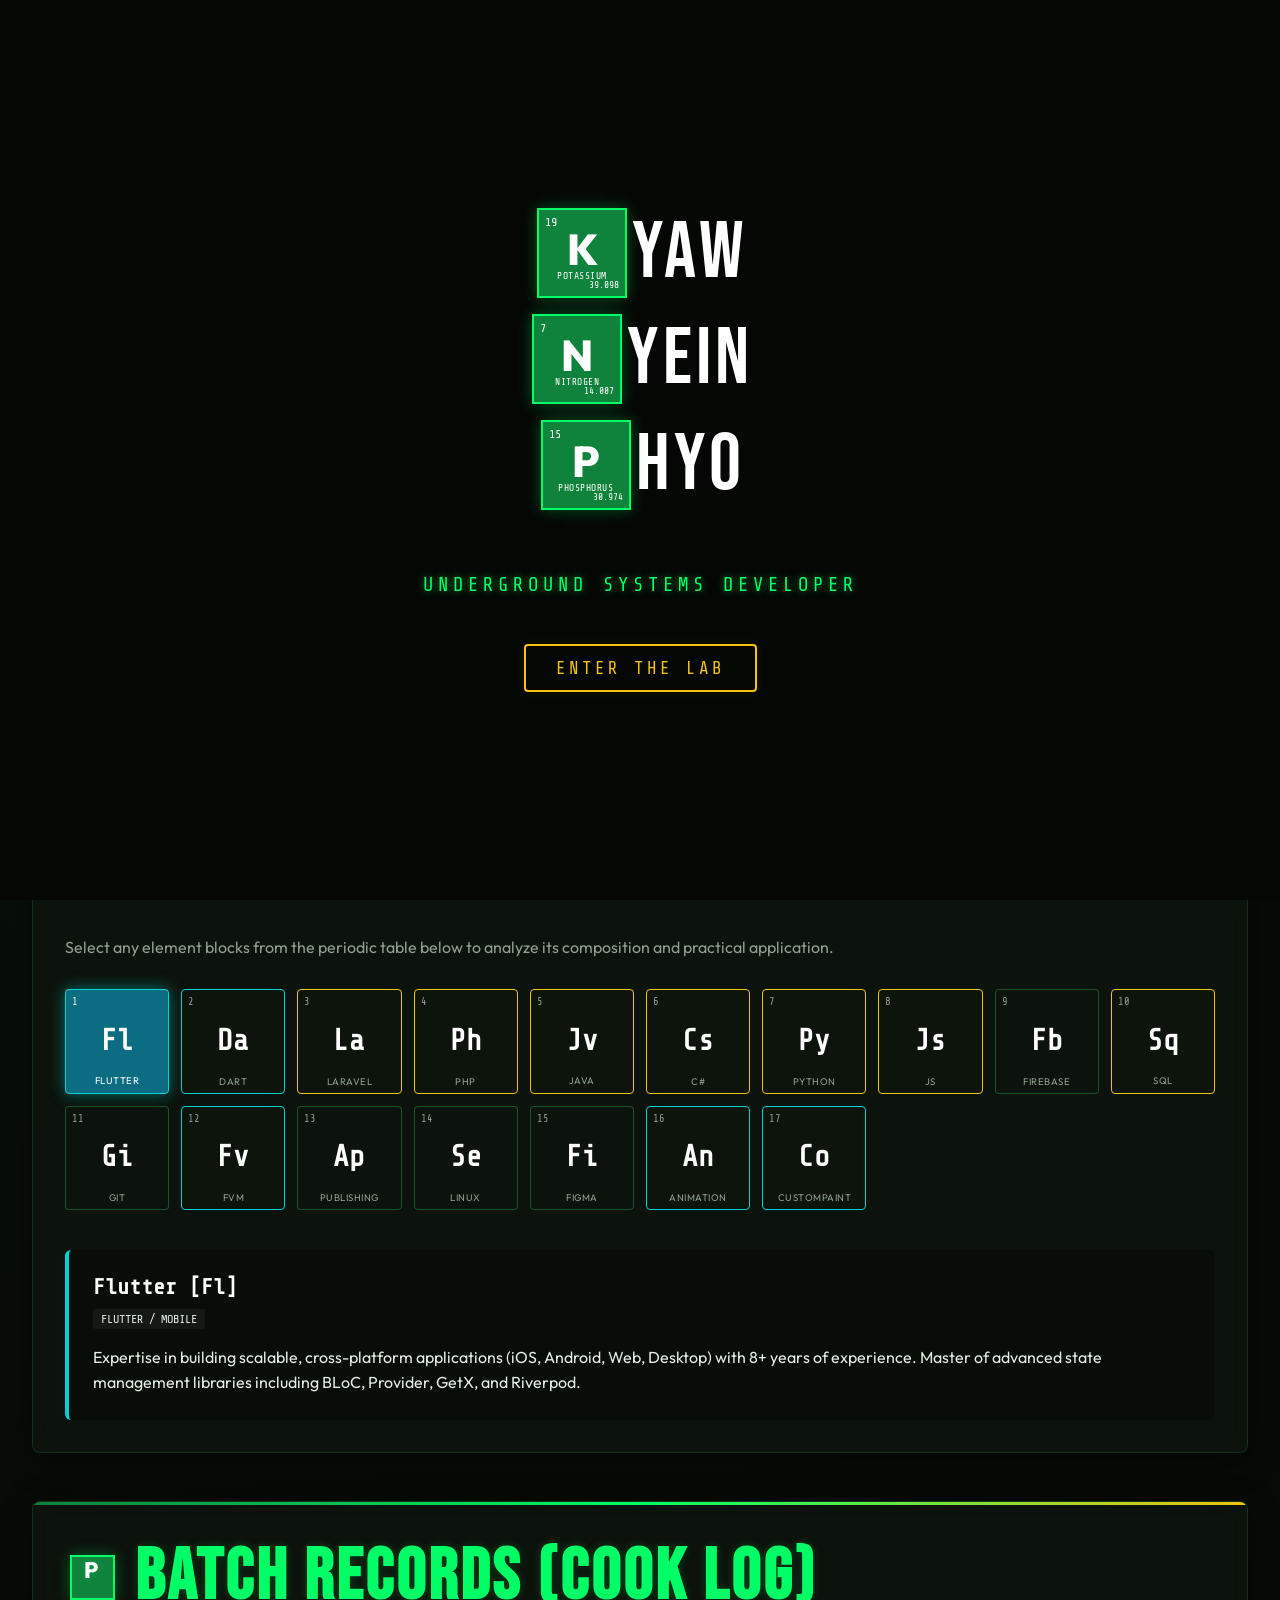
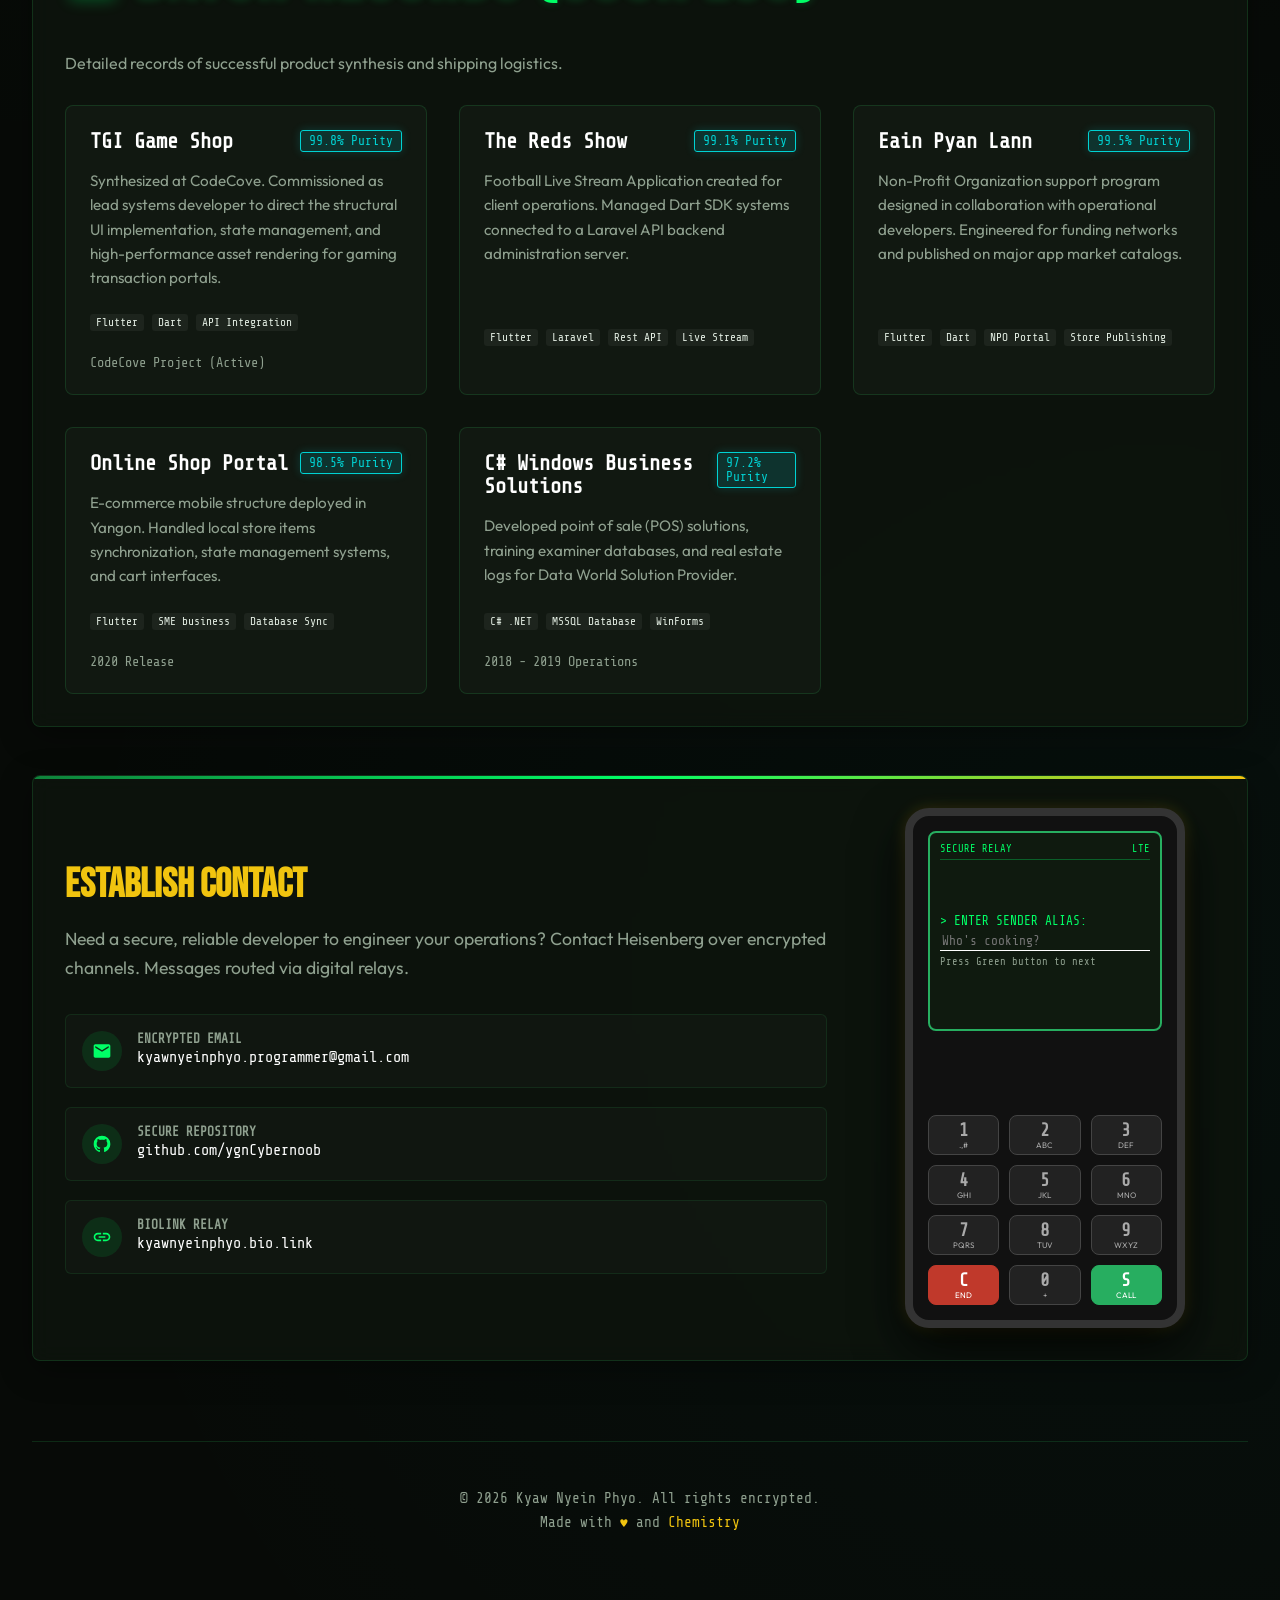
<file: index.html>
<!DOCTYPE html>
<html lang="en">

<head>
  <meta charset="UTF-8">
  <meta name="viewport" content="width=device-width, initial-scale=1.0">
  <title>Kyaw Nyein Phyo | Underground Systems Developer (Breaking Bad Portfolio)</title>
  <meta name="description"
    content="Portfolio of Kyaw Nyein Phyo, Underground Systems Developer specializing in Flutter, Dart, Laravel, and enterprise integration systems. Built with Breaking Bad theme.">
  <meta name="keywords"
    content="Kyaw Nyein Phyo, Flutter developer, Dart, Mobile Engineer, Laravel, PHP, C#, MSSQL, ygnCybernoob, Breaking Bad Portfolio, BioLink">
  <meta name="author" content="Kyaw Nyein Phyo">
  <meta name="robots" content="index, follow">

  <!-- Open Graph / Facebook -->
  <meta property="og:type" content="website">
  <meta property="og:url" content="https://kyawnyeinphyo.bio.link/">
  <meta property="og:title" content="Kyaw Nyein Phyo | Underground Systems Developer">
  <meta property="og:description"
    content="Portfolio of Kyaw Nyein Phyo, Underground Systems Developer specializing in Flutter, Dart, Laravel, and enterprise integration systems. Built with Breaking Bad theme.">
  <meta property="og:image" content="profile.png">

  <!-- Twitter -->
  <meta property="twitter:card" content="summary_large_image">
  <meta property="twitter:url" content="https://kyawnyeinphyo.bio.link/">
  <meta property="twitter:title" content="Kyaw Nyein Phyo | Underground Systems Developer">
  <meta property="twitter:description"
    content="Portfolio of Kyaw Nyein Phyo, Underground Systems Developer specializing in Flutter, Dart, Laravel, and enterprise integration systems. Built with Breaking Bad theme.">
  <meta property="twitter:image" content="profile.png">

  <link rel="icon" type="image/png" href="favicon.png">
  <link rel="stylesheet" href="style.css">
  <!-- jQuery Library -->
  <script src="https://cdnjs.cloudflare.com/ajax/libs/jquery/3.6.0/jquery.min.js"></script>
</head>

<body>

  <!-- Floating Smoke Particles Background -->
  <canvas id="smoke-canvas"></canvas>

  <!-- Intro Screen Animation Overlay -->
  <div class="intro-overlay">
    <div class="intro-logo">
      <div class="intro-title-row">
        <div class="element-block">
          <span class="element-number">19</span>
          <span class="element-symbol">K</span>
          <span class="element-name">Potassium</span>
          <span class="element-mass">39.098</span>
        </div>
        <span class="intro-text">yaw</span>
      </div>
      <div class="intro-title-row">
        <div class="element-block">
          <span class="element-number">7</span>
          <span class="element-symbol">N</span>
          <span class="element-name">Nitrogen</span>
          <span class="element-mass">14.007</span>
        </div>
        <span class="intro-text">yein</span>
      </div>
      <div class="intro-title-row">
        <div class="element-block">
          <span class="element-number">15</span>
          <span class="element-symbol">P</span>
          <span class="element-name">Phosphorus</span>
          <span class="element-mass">30.974</span>
        </div>
        <span class="intro-text">hyo</span>
      </div>
    </div>
    <div class="intro-subtitle">Underground Systems Developer</div>
    <button class="btn-enter-lab" id="btn-enter">Enter the Lab</button>
  </div>

  <!-- Main Dashboard Container -->
  <div class="dashboard-container">

    <!-- Top Control Bar -->
    <header>
      <div class="site-title">
        <div class="element-block">
          <span class="element-symbol">K</span>
        </div>
        <h1><span>K</span>yaw Nyein Phyo</h1>
      </div>
      <nav>
        <ul>
          <li><a href="#dossier" class="active">Dossier</a></li>
          <li><a href="#skills">Lab Skills</a></li>
          <li><a href="#projects">Cook Log</a></li>
          <li><a href="#secure-channel">Secure Channel</a></li>
        </ul>
      </nav>
    </header>

    <!-- DEA Dossier Section (About Me) -->
    <section id="dossier" class="glass-panel">
      <div class="dossier-grid">
        <!-- WANTED Poster style card -->
        <div class="wanted-poster">
          <h2>WANTED</h2>
          <div class="alias">ALIAS: Heisenberg / ygnCybernoob</div>
          <div class="wanted-photo-container">
            <img src="profile.png" alt="Wanted Portrait" style="width: 100%; height: 100%; object-fit: cover;" />
          </div>
          <div class="wanted-details">
            <div><span class="label">STATUS:</span> <span style="color: var(--neon-green)">ACTIVE</span></div>
            <div><span class="label">OCCUPATION:</span> <span>Underground Developer</span></div>
          </div>
        </div>

        <!-- Detailed Dossier Contents -->
        <div class="dossier-content">
          <h3>Subject Dossier: Kyaw Nyein Phyo</h3>
          <p>
            A highly specialized underground software developer with 8+ years of
            experience engineering secure, hardened mobile applications and dashboard systems. Operating primarily
            through independent syndicates, specialized digital labs, and select clients (including Senior Mobile
            Engineer operations at CodeCove). Experienced in structuring full-cycle architectures, publishing secure
            native builds, and developing Laravel operations. Known for synthesizing robust, clean code modules that run
            reliably under the radar.
          </p>
          <div class="dossier-meta-grid">
            <div class="meta-card">
              <h4>Contributions</h4>
              <ul>
                <li>• flutter_guitar_chord</li>
                <li>• guitar_chord_library</li>
                <li>• bubble_navigation_bar</li>
                <li>• Medium Articles</li>
              </ul>
            </div>
            <div class="meta-card">
              <h4>Operations Profile</h4>
              <ul>
                <li>• Multiplatform Flutter Architect</li>
                <li>• App Store & Google Play Releases</li>
                <li>• Code Obfuscation & Security</li>
                <li>• Multi-threaded Processing</li>
              </ul>
            </div>
            <div class="meta-card">
              <h4>Hobbies / Interests</h4>
              <ul>
                <li>• 3D Modeling (Blender)</li>
                <li>• Photography</li>
                <li>• Science & Tech</li>
                <li>• Art</li>
              </ul>
            </div>
          </div>
        </div>
      </div>
    </section>

    <!-- Lab Skills Section (Periodic Table) -->
    <section id="skills" class="glass-panel">
      <div class="section-title">
        <div class="element-block" style="width: 45px; height: 45px; padding: 2px;">
          <span class="element-symbol" style="font-size: 1.4rem;">S</span>
        </div>
        <h2>Skill Laboratory</h2>
      </div>
      <p style="margin-bottom: 2rem; color: var(--text-muted);">Select any element blocks from the periodic table below
        to analyze its composition and practical application.</p>

      <!-- Interactive Periodic Table -->
      <div class="periodic-table">
        <!-- Row 1 -->
        <div class="periodic-element flutter active">
          <span class="elem-num">1</span>
          <span class="elem-sym">Fl</span>
          <span class="elem-name">Flutter</span>
        </div>
        <div class="periodic-element flutter">
          <span class="elem-num">2</span>
          <span class="elem-sym">Da</span>
          <span class="elem-name">Dart</span>
        </div>
        <div class="periodic-element backend">
          <span class="elem-num">3</span>
          <span class="elem-sym">La</span>
          <span class="elem-name">Laravel</span>
        </div>
        <div class="periodic-element backend">
          <span class="elem-num">4</span>
          <span class="elem-sym">Ph</span>
          <span class="elem-name">PHP</span>
        </div>
        <div class="periodic-element backend">
          <span class="elem-num">5</span>
          <span class="elem-sym">Jv</span>
          <span class="elem-name">Java</span>
        </div>
        <div class="periodic-element backend">
          <span class="elem-num">6</span>
          <span class="elem-sym">Cs</span>
          <span class="elem-name">C#</span>
        </div>
        <div class="periodic-element backend">
          <span class="elem-num">7</span>
          <span class="elem-sym">Py</span>
          <span class="elem-name">Python</span>
        </div>
        <div class="periodic-element backend">
          <span class="elem-num">8</span>
          <span class="elem-sym">Js</span>
          <span class="elem-name">JS</span>
        </div>
        <div class="periodic-element tools">
          <span class="elem-num">9</span>
          <span class="elem-sym">Fb</span>
          <span class="elem-name">Firebase</span>
        </div>
        <div class="periodic-element backend">
          <span class="elem-num">10</span>
          <span class="elem-sym">Sq</span>
          <span class="elem-name">SQL</span>
        </div>
        <div class="periodic-element tools">
          <span class="elem-num">11</span>
          <span class="elem-sym">Gi</span>
          <span class="elem-name">Git</span>
        </div>
        <div class="periodic-element flutter">
          <span class="elem-num">12</span>
          <span class="elem-sym">Fv</span>
          <span class="elem-name">FVM</span>
        </div>
        <div class="periodic-element tools">
          <span class="elem-num">13</span>
          <span class="elem-sym">Ap</span>
          <span class="elem-name">Publishing</span>
        </div>
        <div class="periodic-element tools">
          <span class="elem-num">14</span>
          <span class="elem-sym">Se</span>
          <span class="elem-name">Linux</span>
        </div>
        <div class="periodic-element tools">
          <span class="elem-num">15</span>
          <span class="elem-sym">Fi</span>
          <span class="elem-name">Figma</span>
        </div>
        <div class="periodic-element flutter">
          <span class="elem-num">16</span>
          <span class="elem-sym">An</span>
          <span class="elem-name">Animation</span>
        </div>
        <div class="periodic-element flutter">
          <span class="elem-num">17</span>
          <span class="elem-sym">Co</span>
          <span class="elem-name">CustomPaint</span>
        </div>
      </div>

      <!-- Skill Analyzer Display Panel -->
      <div class="skill-details-display flutter">
        <h4>Flutter [Fl]</h4>
        <span class="category-tag">Flutter / Mobile</span>
        <p>Expertise in building scalable, cross-platform applications (iOS, Android, Web, Desktop) with 8+ years of
          experience. Master of advanced state management libraries including BLoC, Provider, GetX, and Riverpod.</p>
      </div>
    </section>

    <!-- Cook Log Section (Projects) -->
    <section id="projects" class="glass-panel">
      <div class="section-title">
        <div class="element-block" style="width: 45px; height: 45px; padding: 2px;">
          <span class="element-symbol" style="font-size: 1.4rem;">P</span>
        </div>
        <h2>Batch Records (Cook Log)</h2>
      </div>
      <p style="margin-bottom: 2rem; color: var(--text-muted);">Detailed records of successful product synthesis and
        shipping logistics.</p>

      <div class="projects-grid">
        <!-- Project 1 -->
        <div class="project-card">
          <div class="project-card-header">
            <h4>TGI Game Shop</h4>
            <span class="purity-badge">99.8% Purity</span>
          </div>
          <p>
            Synthesized at CodeCove. Commissioned as lead systems developer to direct the structural UI implementation,
            state
            management, and high-performance asset rendering for gaming transaction portals.
          </p>
          <div class="project-tags">
            <span class="project-tag">Flutter</span>
            <span class="project-tag">Dart</span>
            <span class="project-tag">API Integration</span>
          </div>
          <div class="project-links">
            <span class="project-link" style="color: var(--text-muted);">CodeCove Project (Active)</span>
          </div>
        </div>

        <!-- Project 2 -->
        <div class="project-card">
          <div class="project-card-header">
            <h4>The Reds Show</h4>
            <span class="purity-badge">99.1% Purity</span>
          </div>
          <p>
            Football Live Stream Application created for client operations. Managed Dart SDK systems connected to a
            Laravel API backend administration server.
          </p>
          <div class="project-tags">
            <span class="project-tag">Flutter</span>
            <span class="project-tag">Laravel</span>
            <span class="project-tag">Rest API</span>
            <span class="project-tag">Live Stream</span>
          </div>
     
        </div>

        <!-- Project 3 -->
        <div class="project-card">
          <div class="project-card-header">
            <h4>Eain Pyan Lann</h4>
            <span class="purity-badge">99.5% Purity</span>
          </div>
          <p>
            Non-Profit Organization support program designed in collaboration with operational developers. Engineered
            for funding networks and published on major app market catalogs.
          </p>
          <div class="project-tags">
            <span class="project-tag">Flutter</span>
            <span class="project-tag">Dart</span>
            <span class="project-tag">NPO Portal</span>
            <span class="project-tag">Store Publishing</span>
          </div>

        </div>

        <!-- Project 4 -->
        <div class="project-card">
          <div class="project-card-header">
            <h4>Online Shop Portal</h4>
            <span class="purity-badge">98.5% Purity</span>
          </div>
          <p>
            E-commerce mobile structure deployed in Yangon. Handled local store items synchronization, state management
            systems, and cart interfaces.
          </p>
          <div class="project-tags">
            <span class="project-tag">Flutter</span>
            <span class="project-tag">SME business</span>
            <span class="project-tag">Database Sync</span>
          </div>
          <div class="project-links">
            <span class="project-link" style="color: var(--text-muted);">2020 Release</span>
          </div>
        </div>

        <!-- Project 5 -->
        <div class="project-card">
          <div class="project-card-header">
            <h4>C# Windows Business Solutions</h4>
            <span class="purity-badge">97.2% Purity</span>
          </div>
          <p>
            Developed point of sale (POS) solutions, training examiner databases, and real estate logs for Data World
            Solution Provider.
          </p>
          <div class="project-tags">
            <span class="project-tag">C# .NET</span>
            <span class="project-tag">MSSQL Database</span>
            <span class="project-tag">WinForms</span>
          </div>
          <div class="project-links">
            <span class="project-link" style="color: var(--text-muted);">2018 - 2019 Operations</span>
          </div>
        </div>
      </div>
    </section>

    <!-- Contact Section (Saul's Burner Phone) -->
    <section id="secure-channel" class="glass-panel">
      <div class="contact-grid">
        <!-- Info Side -->
        <div class="contact-info-side">
          <h3>Establish Contact</h3>
          <p>
            Need a secure, reliable developer to engineer your operations? Contact Heisenberg over encrypted channels.
            Messages routed via digital relays.
          </p>

          <div class="contact-channels">
            <a href="mailto:kyawnyeinphyo.programmer@gmail.com" class="channel-card">
              <div class="channel-icon">
                <svg viewBox="0 0 24 24">
                  <path
                    d="M20 4H4c-1.1 0-1.99.9-1.99 2L2 18c0 1.1.9 2 2 2h16c1.1 0 2-.9 2-2V6c0-1.1-.9-2-2-2zm0 4l-8 5-8-5V6l8 5 8-5v2z" />
                </svg>
              </div>
              <div class="channel-details">
                <h5>Encrypted Email</h5>
                <p>kyawnyeinphyo.programmer@gmail.com</p>
              </div>
            </a>

            <a href="https://github.com/ygnCybernoob" target="_blank" class="channel-card">
              <div class="channel-icon">
                <svg viewBox="0 0 24 24">
                  <path
                    d="M12 2A10 10 0 0 0 2 12c0 4.42 2.87 8.17 6.84 9.5.5.08.66-.23.66-.5v-1.69c-2.77.6-3.36-1.34-3.36-1.34-.46-1.16-1.11-1.47-1.11-1.47-.9-.62.07-.6.07-.6 1 .07 1.53 1.03 1.53 1.03.9 1.52 2.34 1.07 2.91.83.09-.65.35-1.09.63-1.34-2.22-.25-4.55-1.11-4.55-4.92 0-1.11.38-2 1.03-2.71-.1-.25-.45-1.29.1-2.64 0 0 .84-.27 2.75 1.02.79-.22 1.65-.33 2.5-.33.85 0 1.71.11 2.5.33 1.91-1.29 2.75-1.02 2.75-1.02.55 1.35.2 2.39.1 2.64.65.71 1.03 1.6 1.03 2.71 0 3.82-2.34 4.66-4.57 4.91.36.31.69.92.69 1.85V21c0 .27.16.59.67.5C19.14 20.16 22 16.42 22 12A10 10 0 0 0 12 2z" />
                </svg>
              </div>
              <div class="channel-details">
                <h5>Secure Repository</h5>
                <p>github.com/ygnCybernoob</p>
              </div>
            </a>

            <a href="https://kyawnyeinphyo.bio.link/" target="_blank" class="channel-card">
              <div class="channel-icon">
                <svg viewBox="0 0 24 24">
                  <path
                    d="M3.9 12c0-1.71 1.39-3.1 3.1-3.1h4V7H7c-2.76 0-5 2.24-5 5s2.24 5 5 5h4v-1.9H7c-1.71 0-3.1-1.39-3.1-3.1zM8 13h8v-2H8v2zm9-6h-4v1.9h4c1.71 0 3.1 1.39 3.1 3.1s-1.39 3.1-3.1 3.1h-4V17h4c2.76 0 5-2.24 5-5s-2.24-5-5-5z" />
                </svg>
              </div>
              <div class="channel-details">
                <h5>BioLink Relay</h5>
                <p>kyawnyeinphyo.bio.link</p>
              </div>
            </a>
          </div>
        </div>

        <!-- Phone Widget Side -->
        <div class="burner-phone-container">
          <div class="burner-phone">
            <div class="burner-screen">
              <div class="screen-header">
                <span>SECURE RELAY</span>
                <span>LTE</span>
              </div>
              <div class="screen-body">
                <!-- Dynamic display via jQuery -->
              </div>
            </div>

            <div class="phone-keypad">
              <div class="phone-btn"><span class="num">1</span><span class="letters">.,#</span></div>
              <div class="phone-btn"><span class="num">2</span><span class="letters">abc</span></div>
              <div class="phone-btn"><span class="num">3</span><span class="letters">def</span></div>
              <div class="phone-btn"><span class="num">4</span><span class="letters">ghi</span></div>
              <div class="phone-btn"><span class="num">5</span><span class="letters">jkl</span></div>
              <div class="phone-btn"><span class="num">6</span><span class="letters">mno</span></div>
              <div class="phone-btn"><span class="num">7</span><span class="letters">pqrs</span></div>
              <div class="phone-btn"><span class="num">8</span><span class="letters">tuv</span></div>
              <div class="phone-btn"><span class="num">9</span><span class="letters">wxyz</span></div>
              <div class="phone-btn action-end"><span class="num">C</span><span class="letters">end</span></div>
              <div class="phone-btn"><span class="num">0</span><span class="letters">+</span></div>
              <div class="phone-btn action-call"><span class="num">S</span><span class="letters">call</span></div>
            </div>
          </div>
        </div>
      </div>
    </section>

    <!-- Footer -->
    <footer>
      <p>&copy; 2026 Kyaw Nyein Phyo. All rights encrypted.</p>
      <p>Made with <span>&hearts;</span> and <span>Chemistry</span></p>
    </footer>
  </div>

  <script src="script.js"></script>
</body>

</html>
</file>
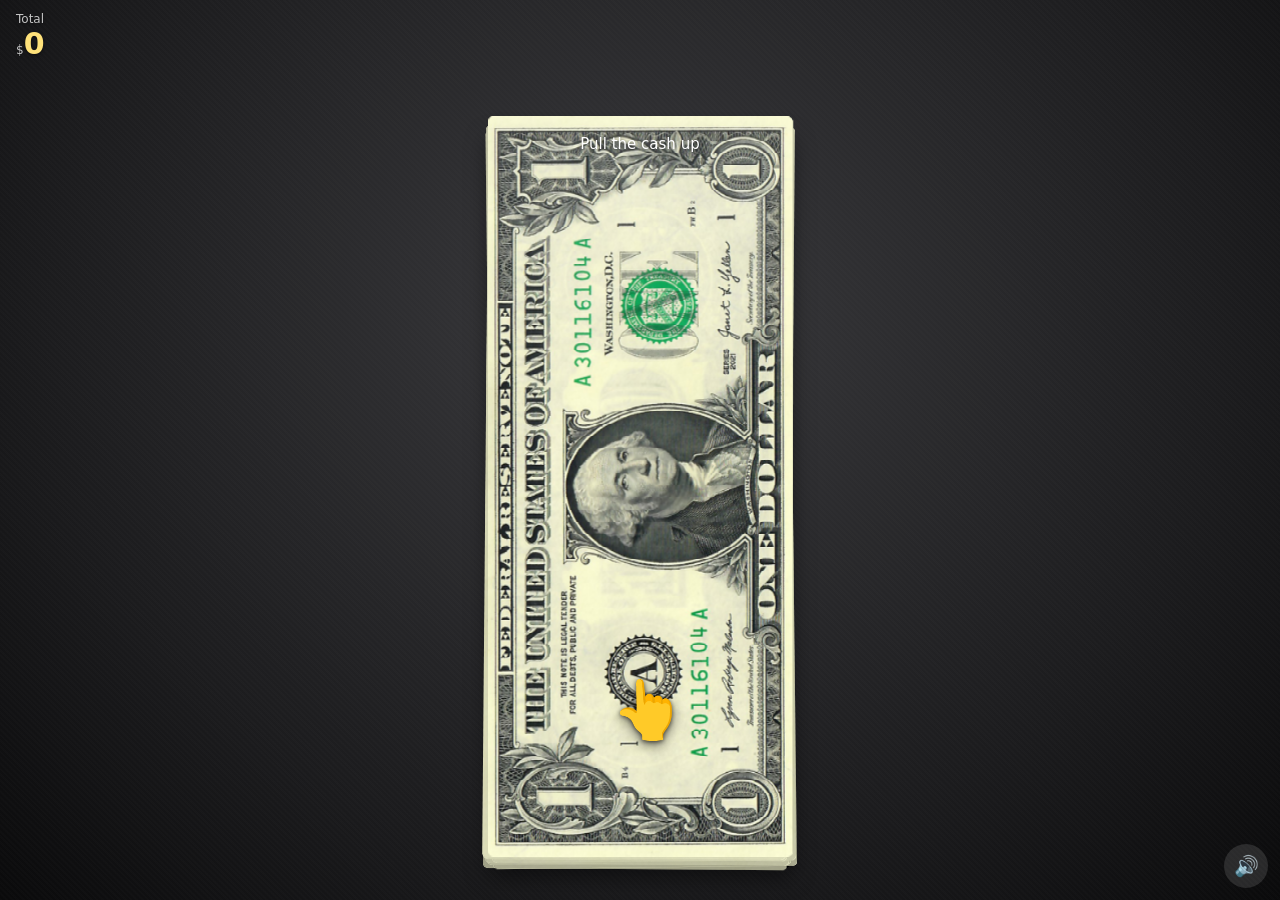
<file: cashboss/index.html>
<!DOCTYPE html>
<html lang="en">
<head>
<meta charset="utf-8">
<meta name="viewport" content="width=device-width, initial-scale=1, maximum-scale=1, user-scalable=no, viewport-fit=cover">
<meta name="theme-color" content="#1c1c1e">
<title>Cash Boss</title>
<link rel="stylesheet" href="style.css">
</head>
<body>
<canvas id="c"></canvas>

<div class="hud">
  <div class="item big"><span class="lbl">Total</span><span><span class="unit">$</span><b id="money">0</b></span></div>
</div>

<div class="hint" id="hint">
  <div class="hand">👆</div>
  <div>Pull the cash up</div>
</div>

<button id="mute" aria-label="sound">🔊</button>

<script src="game.js"></script>
</body>
</html>
</file>
<file: style.css>
@import url('https://fonts.googleapis.com/css2?family=Bebas+Neue&family=Outfit:wght@300;400;600;800&family=Share+Tech+Mono&display=swap');

:root {
  --bg-color: #070a07;
  --panel-bg: rgba(13, 20, 13, 0.85);
  --panel-border: rgba(57, 227, 108, 0.15);
  --brba-green: #0f833b;
  --brba-light-green: #10ac84;
  --neon-green: #00ff66;
  --hazard-yellow: #f1c40f;
  --meth-blue: #00d2d3;
  --text-light: #e3eee3;
  --text-muted: #8fa08f;
  --font-body: 'Outfit', sans-serif;
  --font-mono: 'Share Tech Mono', monospace;
  --font-title: 'Bebas Neue', sans-serif;
}

* {
  box-sizing: border-box;
  margin: 0;
  padding: 0;
  scrollbar-width: thin;
  scrollbar-color: var(--brba-green) var(--bg-color);
}

*::-webkit-scrollbar {
  width: 6px;
}
*::-webkit-scrollbar-track {
  background: var(--bg-color);
}
*::-webkit-scrollbar-thumb {
  background-color: var(--brba-green);
  border-radius: 3px;
}

body {
  background-color: var(--bg-color);
  color: var(--text-light);
  font-family: var(--font-body);
  overflow-x: hidden;
  position: relative;
  background-image: 
    radial-gradient(circle at 10% 20%, rgba(15, 131, 59, 0.05) 0%, transparent 40%),
    radial-gradient(circle at 90% 80%, rgba(0, 210, 211, 0.03) 0%, transparent 40%);
}

/* Background Canvas Particles */
#smoke-canvas {
  position: fixed;
  top: 0;
  left: 0;
  width: 100%;
  height: 100%;
  z-index: 0;
  pointer-events: none;
}

/* Intro Title Splash Animation */
.intro-overlay {
  position: fixed;
  top: 0;
  left: 0;
  width: 100%;
  height: 100%;
  background-color: #050705;
  z-index: 9999;
  display: flex;
  flex-direction: column;
  justify-content: center;
  align-items: center;
  transition: opacity 1.2s ease-out, visibility 1.2s;
}

.intro-logo {
  display: flex;
  flex-direction: column;
  align-items: center;
  margin-bottom: 2rem;
}

.intro-title-row {
  display: flex;
  align-items: center;
  justify-content: center;
  margin-bottom: 1rem;
}

.intro-text {
  font-family: var(--font-title);
  font-size: 5rem;
  letter-spacing: 4px;
  color: #fff;
  text-transform: uppercase;
  line-height: 1;
}

/* Breaking Bad Element Block styling */
.element-block {
  width: 90px;
  height: 90px;
  background-color: var(--brba-green);
  border: 2px solid var(--neon-green);
  display: inline-flex;
  flex-direction: column;
  justify-content: space-between;
  padding: 6px;
  color: #fff;
  font-family: var(--font-mono);
  box-shadow: 0 0 15px rgba(0, 255, 102, 0.3);
  position: relative;
  margin: 0 5px;
}

.element-number {
  font-size: 0.75rem;
  text-align: left;
  line-height: 1;
}

.element-symbol {
  font-size: 2.7rem;
  font-weight: 800;
  text-align: center;
  line-height: 1;
  font-family: var(--font-body);
}

.element-name {
  font-size: 0.6rem;
  text-align: center;
  text-transform: uppercase;
  letter-spacing: 0.5px;
}

.element-mass {
  font-size: 0.6rem;
  text-align: right;
  line-height: 1;
}

.intro-subtitle {
  font-family: var(--font-mono);
  color: var(--neon-green);
  letter-spacing: 5px;
  font-size: 1.2rem;
  text-transform: uppercase;
  margin-top: 1rem;
  opacity: 0;
  transform: translateY(10px);
  animation: fadeInUp 1s forwards 2.5s;
  text-shadow: 0 0 8px rgba(0, 255, 102, 0.6);
}

.btn-enter-lab {
  margin-top: 3rem;
  padding: 12px 30px;
  background-color: transparent;
  border: 2px solid var(--hazard-yellow);
  color: var(--hazard-yellow);
  font-family: var(--font-mono);
  font-size: 1.1rem;
  letter-spacing: 3px;
  text-transform: uppercase;
  cursor: pointer;
  border-radius: 4px;
  opacity: 0;
  transition: all 0.3s ease;
  box-shadow: 0 0 10px rgba(241, 196, 15, 0.1);
  animation: fadeIn 1s forwards 3s;
}

.btn-enter-lab:hover {
  background-color: var(--hazard-yellow);
  color: #000;
  box-shadow: 0 0 20px rgba(241, 196, 15, 0.5);
  transform: scale(1.05);
}

/* Dashboard / Main Content Layout */
.dashboard-container {
  max-width: 1400px;
  margin: 0 auto;
  padding: 2rem;
  position: relative;
  z-index: 1;
}

header {
  display: flex;
  justify-content: space-between;
  align-items: center;
  padding-bottom: 2rem;
  border-bottom: 1px solid var(--panel-border);
  margin-bottom: 3rem;
}

.site-title {
  display: flex;
  align-items: center;
}

.site-title .element-block {
  width: 50px;
  height: 50px;
  padding: 3px;
  border-width: 1px;
}

.site-title .element-symbol {
  font-size: 1.6rem;
}
.site-title .element-number,
.site-title .element-name,
.site-title .element-mass {
  display: none;
}

.site-title h1 {
  font-family: var(--font-title);
  font-size: 2.2rem;
  letter-spacing: 2px;
  margin-left: 10px;
  display: flex;
  align-items: center;
}

.site-title span {
  color: var(--text-light);
}

nav ul {
  display: flex;
  list-style: none;
  gap: 1.5rem;
}

nav a {
  color: var(--text-muted);
  text-decoration: none;
  font-family: var(--font-mono);
  font-size: 1rem;
  letter-spacing: 1px;
  text-transform: uppercase;
  transition: color 0.3s;
  padding: 5px 10px;
  border-bottom: 1px solid transparent;
}

nav a:hover, nav a.active {
  color: var(--neon-green);
  border-bottom-color: var(--neon-green);
  text-shadow: 0 0 5px rgba(0, 255, 102, 0.3);
}

/* Glassmorphism Panels */
.glass-panel {
  background: var(--panel-bg);
  border: 1px solid var(--panel-border);
  border-radius: 8px;
  padding: 2rem;
  backdrop-filter: blur(10px);
  -webkit-backdrop-filter: blur(10px);
  box-shadow: 0 8px 32px 0 rgba(0, 0, 0, 0.37);
  margin-bottom: 3rem;
  position: relative;
  overflow: hidden;
}

.glass-panel::before {
  content: '';
  position: absolute;
  top: 0;
  left: 0;
  width: 100%;
  height: 3px;
  background: linear-gradient(90deg, var(--brba-green), var(--neon-green), var(--hazard-yellow));
}

/* DEA Classified Section (About) */
.dossier-grid {
  display: grid;
  grid-template-columns: 300px 1fr;
  gap: 2.5rem;
}

@media(max-width: 900px) {
  .dossier-grid {
    grid-template-columns: 1fr;
  }
}

.wanted-poster {
  border: 3px solid #d4c59f;
  background-color: #1c1f1a;
  padding: 1.5rem;
  color: #d4c59f;
  font-family: var(--font-mono);
  text-align: center;
  box-shadow: 0 10px 25px rgba(0,0,0,0.5);
  position: relative;
}

.wanted-poster::after {
  content: 'CLASSIFIED';
  position: absolute;
  top: 50%;
  left: 50%;
  transform: translate(-50%, -50%) rotate(-25deg);
  border: 4px solid rgba(192, 57, 43, 0.45);
  color: rgba(192, 57, 43, 0.45);
  font-size: 2.5rem;
  font-weight: 800;
  padding: 5px 20px;
  pointer-events: none;
  font-family: var(--font-title);
  letter-spacing: 5px;
}

.wanted-photo-container {
  width: 100%;
  height: 250px;
  background-color: #0b0c0a;
  margin-bottom: 1rem;
  border: 2px solid #d4c59f;
  display: flex;
  align-items: center;
  justify-content: center;
  overflow: hidden;
  position: relative;
}

.wanted-photo-container svg {
  width: 70%;
  height: 70%;
  fill: #d4c59f;
  opacity: 0.8;
}

.wanted-poster h2 {
  font-family: var(--font-title);
  font-size: 2.2rem;
  letter-spacing: 2px;
  margin-bottom: 0.5rem;
}

.wanted-poster .alias {
  color: var(--hazard-yellow);
  font-size: 1.1rem;
  margin-bottom: 1rem;
}

.wanted-details {
  text-align: left;
  font-size: 0.85rem;
  line-height: 1.6;
}

.wanted-details div {
  margin-bottom: 5px;
  border-bottom: 1px dashed rgba(212, 197, 159, 0.3);
  display: flex;
  justify-content: space-between;
}

.wanted-details span.label {
  font-weight: bold;
}

.dossier-content h3 {
  font-family: var(--font-title);
  font-size: 2.5rem;
  color: var(--hazard-yellow);
  margin-bottom: 1.5rem;
  letter-spacing: 2px;
}

.dossier-content p {
  font-size: 1.1rem;
  line-height: 1.8;
  margin-bottom: 2rem;
  color: var(--text-light);
}

.dossier-meta-grid {
  display: grid;
  grid-template-columns: repeat(auto-fit, minmax(200px, 1fr));
  gap: 1.5rem;
}

.meta-card {
  background: rgba(255,255,255,0.02);
  border: 1px solid rgba(57, 227, 108, 0.1);
  padding: 1.2rem;
  border-radius: 6px;
}

.meta-card h4 {
  font-family: var(--font-mono);
  color: var(--neon-green);
  font-size: 1rem;
  margin-bottom: 0.5rem;
  text-transform: uppercase;
}

.meta-card ul {
  list-style: none;
}

.meta-card li {
  font-family: var(--font-mono);
  font-size: 0.9rem;
  margin-bottom: 5px;
  color: var(--text-muted);
}

/* Periodic Table of Skills */
.section-title {
  font-family: var(--font-title);
  font-size: 3rem;
  color: var(--neon-green);
  margin-bottom: 2rem;
  text-shadow: 0 0 10px rgba(0, 255, 102, 0.2);
  letter-spacing: 3px;
  display: flex;
  align-items: center;
  gap: 15px;
}

.periodic-table {
  display: grid;
  grid-template-columns: repeat(auto-fill, minmax(100px, 1fr));
  gap: 12px;
  margin-bottom: 2.5rem;
}

.periodic-element {
  background: rgba(13, 20, 13, 0.9);
  border: 1.5px solid rgba(57, 227, 108, 0.3);
  aspect-ratio: 1;
  padding: 6px;
  display: flex;
  flex-direction: column;
  justify-content: space-between;
  cursor: pointer;
  transition: all 0.3s cubic-bezier(0.25, 0.8, 0.25, 1);
  border-radius: 4px;
}

.periodic-element:hover {
  border-color: var(--neon-green);
  transform: translateY(-5px);
  box-shadow: 0 5px 15px rgba(0, 255, 102, 0.4);
}

.periodic-element.active {
  background-color: var(--brba-green);
  border-color: var(--neon-green);
  box-shadow: 0 0 20px rgba(0, 255, 102, 0.6);
}

.periodic-element.flutter { border-color: var(--meth-blue); }
.periodic-element.flutter:hover, .periodic-element.flutter.active { 
  border-color: var(--meth-blue); 
  box-shadow: 0 0 15px rgba(0, 210, 211, 0.5); 
}
.periodic-element.flutter.active { background-color: #0b6c82; }

.periodic-element.backend { border-color: var(--hazard-yellow); }
.periodic-element.backend:hover, .periodic-element.backend.active { 
  border-color: var(--hazard-yellow); 
  box-shadow: 0 0 15px rgba(241, 196, 15, 0.5); 
}
.periodic-element.backend.active { background-color: #a0810b; }

.periodic-element .elem-num {
  font-family: var(--font-mono);
  font-size: 0.65rem;
  color: var(--text-muted);
}

.periodic-element .elem-sym {
  font-family: var(--font-mono);
  font-size: 1.8rem;
  font-weight: bold;
  text-align: center;
  color: #fff;
  line-height: 1;
}

.periodic-element .elem-name {
  font-family: var(--font-body);
  font-size: 0.6rem;
  text-align: center;
  color: var(--text-muted);
  text-transform: uppercase;
  letter-spacing: 0.5px;
  white-space: nowrap;
  overflow: hidden;
  text-overflow: ellipsis;
}

.periodic-element:hover .elem-name,
.periodic-element:hover .elem-num,
.periodic-element.active .elem-name,
.periodic-element.active .elem-num {
  color: #fff;
}

.skill-details-display {
  min-height: 150px;
  background: rgba(0,0,0,0.3);
  border-radius: 6px;
  padding: 1.5rem;
  border-left: 4px solid var(--neon-green);
  transition: all 0.3s;
}

.skill-details-display.flutter { border-left-color: var(--meth-blue); }
.skill-details-display.backend { border-left-color: var(--hazard-yellow); }

.skill-details-display h4 {
  font-family: var(--font-mono);
  font-size: 1.4rem;
  margin-bottom: 0.5rem;
  color: #fff;
}

.skill-details-display .category-tag {
  display: inline-block;
  font-family: var(--font-mono);
  font-size: 0.75rem;
  padding: 3px 8px;
  border-radius: 3px;
  margin-bottom: 1rem;
  text-transform: uppercase;
  background: rgba(255,255,255,0.05);
}

.skill-details-display p {
  font-size: 1rem;
  line-height: 1.6;
  color: var(--text-light);
}

/* Cook Log / Projects Ledger */
.projects-grid {
  display: grid;
  grid-template-columns: repeat(auto-fit, minmax(320px, 1fr));
  gap: 2rem;
}

.project-card {
  background: rgba(20, 28, 20, 0.7);
  border: 1px solid var(--panel-border);
  border-radius: 8px;
  padding: 1.5rem;
  position: relative;
  transition: all 0.3s ease;
  display: flex;
  flex-direction: column;
  justify-content: space-between;
}

.project-card:hover {
  transform: translateY(-8px);
  border-color: var(--neon-green);
  box-shadow: 0 10px 25px rgba(0, 255, 102, 0.15);
}

.project-card-header {
  display: flex;
  justify-content: space-between;
  align-items: flex-start;
  margin-bottom: 1rem;
}

.project-card-header h4 {
  font-family: var(--font-mono);
  font-size: 1.3rem;
  color: #fff;
}

.purity-badge {
  font-family: var(--font-mono);
  font-size: 0.8rem;
  background: rgba(0, 210, 211, 0.15);
  color: var(--meth-blue);
  border: 1px solid var(--meth-blue);
  padding: 3px 8px;
  border-radius: 3px;
  box-shadow: 0 0 10px rgba(0, 210, 211, 0.2);
}

.project-card p {
  font-size: 0.95rem;
  line-height: 1.6;
  color: var(--text-muted);
  margin-bottom: 1.5rem;
  flex-grow: 1;
}

.project-tags {
  display: flex;
  flex-wrap: wrap;
  gap: 8px;
  margin-bottom: 1.5rem;
}

.project-tag {
  font-family: var(--font-mono);
  font-size: 0.7rem;
  background: rgba(255,255,255,0.05);
  padding: 2px 6px;
  border-radius: 3px;
  color: var(--text-light);
}

.project-links {
  display: flex;
  gap: 15px;
}

.project-link {
  font-family: var(--font-mono);
  font-size: 0.85rem;
  color: var(--neon-green);
  text-decoration: none;
  display: flex;
  align-items: center;
  gap: 5px;
  transition: color 0.3s;
}

.project-link:hover {
  color: #fff;
  text-shadow: 0 0 5px rgba(0, 255, 102, 0.5);
}

/* Contact / Secure Burner Phone */
.contact-grid {
  display: grid;
  grid-template-columns: 1fr 340px;
  gap: 3rem;
  align-items: center;
}

@media(max-width: 900px) {
  .contact-grid {
    grid-template-columns: 1fr;
  }
}

.contact-info-side h3 {
  font-family: var(--font-title);
  font-size: 2.5rem;
  color: var(--hazard-yellow);
  margin-bottom: 1rem;
}

.contact-info-side p {
  font-size: 1.1rem;
  line-height: 1.6;
  color: var(--text-muted);
  margin-bottom: 2rem;
}

.contact-channels {
  display: flex;
  flex-direction: column;
  gap: 1.2rem;
}

.channel-card {
  display: flex;
  align-items: center;
  gap: 15px;
  background: rgba(255,255,255,0.02);
  border: 1px solid rgba(57, 227, 108, 0.1);
  padding: 1rem;
  border-radius: 6px;
  text-decoration: none;
  color: var(--text-light);
  transition: all 0.3s;
}

.channel-card:hover {
  border-color: var(--neon-green);
  background: rgba(0, 255, 102, 0.03);
  transform: translateX(5px);
}

.channel-icon {
  width: 40px;
  height: 40px;
  background: rgba(0, 255, 102, 0.1);
  border-radius: 50%;
  display: flex;
  align-items: center;
  justify-content: center;
}

.channel-icon svg {
  width: 20px;
  height: 20px;
  fill: var(--neon-green);
}

.channel-details h5 {
  font-family: var(--font-mono);
  font-size: 0.8rem;
  color: var(--text-muted);
  text-transform: uppercase;
}

.channel-details p {
  margin: 0;
  font-size: 0.95rem;
  color: #fff;
  font-family: var(--font-mono);
}

/* Saul's Burner Phone UI Widget */
.burner-phone-container {
  display: flex;
  justify-content: center;
}

.burner-phone {
  width: 280px;
  height: 520px;
  background: #111;
  border: 8px solid #222;
  border-radius: 24px;
  box-shadow: 0 20px 50px rgba(0,0,0,0.8), 0 0 15px rgba(241, 196, 15, 0.2);
  padding: 15px;
  display: flex;
  flex-direction: column;
  justify-content: space-between;
  position: relative;
  border-color: #333;
}

.burner-screen {
  background: #0f1a0f;
  border: 2px solid #27ae60;
  height: 200px;
  border-radius: 8px;
  padding: 10px;
  font-family: var(--font-mono);
  font-size: 0.8rem;
  color: var(--neon-green);
  overflow-y: auto;
  display: flex;
  flex-direction: column;
  justify-content: space-between;
}

.screen-header {
  display: flex;
  justify-content: space-between;
  font-size: 0.65rem;
  border-bottom: 1px solid rgba(0,255,102,0.3);
  padding-bottom: 4px;
  margin-bottom: 8px;
}

.screen-body {
  flex-grow: 1;
  display: flex;
  flex-direction: column;
  justify-content: center;
}

.screen-body p {
  margin-bottom: 4px;
}

.screen-body input, .screen-body textarea {
  background: transparent;
  border: none;
  border-bottom: 1px solid rgba(0,255,102,0.5);
  color: var(--neon-green);
  font-family: var(--font-mono);
  width: 100%;
  font-size: 0.8rem;
  margin-bottom: 5px;
  padding: 2px;
}

.screen-body input:focus, .screen-body textarea:focus {
  outline: none;
  border-bottom-color: #fff;
}

.phone-keypad {
  display: grid;
  grid-template-columns: repeat(3, 1fr);
  gap: 10px;
  margin-top: 15px;
}

.phone-btn {
  background: #222;
  border: 1px solid #444;
  color: #aaa;
  border-radius: 8px;
  height: 40px;
  display: flex;
  flex-direction: column;
  align-items: center;
  justify-content: center;
  cursor: pointer;
  transition: all 0.1s;
}

.phone-btn:active, .phone-btn.active {
  background: var(--hazard-yellow);
  color: #000;
  border-color: var(--hazard-yellow);
  box-shadow: 0 0 10px rgba(241, 196, 15, 0.8);
}

.phone-btn span.num {
  font-family: var(--font-mono);
  font-size: 1.1rem;
  font-weight: bold;
}

.phone-btn span.letters {
  font-size: 0.5rem;
  text-transform: uppercase;
}

.phone-btn.action-call {
  background: #27ae60;
  color: #fff;
  border-color: #27ae60;
}

.phone-btn.action-call:active {
  background: #2ecc71;
  box-shadow: 0 0 10px #2ecc71;
}

.phone-btn.action-end {
  background: #c0392b;
  color: #fff;
  border-color: #c0392b;
}

.phone-btn.action-end:active {
  background: #e74c3c;
  box-shadow: 0 0 10px #e74c3c;
}

/* Footer style */
footer {
  text-align: center;
  padding: 3rem 0;
  border-top: 1px solid var(--panel-border);
  margin-top: 5rem;
  font-family: var(--font-mono);
  color: var(--text-muted);
}

footer p {
  font-size: 0.9rem;
  margin-bottom: 0.5rem;
}

footer span {
  color: var(--hazard-yellow);
}

/* Animations */
@keyframes fadeInUp {
  from {
    opacity: 0;
    transform: translateY(20px);
  }
  to {
    opacity: 1;
    transform: translateY(0);
  }
}

@keyframes fadeIn {
  from { opacity: 0; }
  to { opacity: 1; }
}

@keyframes glitch {
  0% { transform: translate(0) }
  20% { transform: translate(-2px, 2px) }
  40% { transform: translate(-2px, -2px) }
  60% { transform: translate(2px, 2px) }
  80% { transform: translate(2px, -2px) }
  100% { transform: translate(0) }
}

/* Mobile Responsive Optimization */
@media (max-width: 768px) {
  /* Intro Splash Screen */
  .intro-text {
    font-size: 2.8rem;
    letter-spacing: 2px;
  }
  .element-block {
    width: 65px;
    height: 65px;
    padding: 4px;
    margin: 0 3px;
  }
  .element-symbol {
    font-size: 1.9rem;
  }
  .element-number, .element-name, .element-mass {
    font-size: 0.5rem;
  }
  .intro-subtitle {
    font-size: 0.9rem;
    letter-spacing: 2px;
  }
  
  /* Header & Navigation */
  header {
    flex-direction: column;
    gap: 1.5rem;
    align-items: center;
    padding-bottom: 1.5rem;
    margin-bottom: 2rem;
  }
  nav ul {
    flex-wrap: wrap;
    justify-content: center;
    gap: 8px;
  }
  nav a {
    font-size: 0.85rem;
    padding: 3px 6px;
  }
  
  /* Layout Paddings */
  .dashboard-container {
    padding: 1rem;
  }
  .glass-panel {
    padding: 1.2rem;
    margin-bottom: 2rem;
  }
  
  /* Font Sizes */
  .section-title {
    font-size: 2rem;
  }
  .dossier-content h3 {
    font-size: 1.8rem;
  }
  
  /* Periodic Table */
  .periodic-table {
    grid-template-columns: repeat(auto-fill, minmax(75px, 1fr));
    gap: 8px;
  }
  .periodic-element {
    padding: 4px;
  }
  .periodic-element .elem-sym {
    font-size: 1.4rem;
  }
  .periodic-element .elem-name {
    font-size: 0.5rem;
  }
  
  /* Projects Grid */
  .projects-grid {
    grid-template-columns: 1fr;
  }
  
  /* Contact section */
  .contact-grid {
    grid-template-columns: 1fr;
    gap: 2rem;
  }
  .burner-phone-container {
    width: 100%;
  }
}
</file>
<file: cashboss/style.css>
* { box-sizing: border-box; -webkit-tap-highlight-color: transparent; }

html, body {
  margin: 0;
  height: 100%;
  overflow: hidden;
  overscroll-behavior: none;
  touch-action: none;
  -webkit-user-select: none;
  user-select: none;
  -webkit-touch-callout: none;
  font-family: "Noto Sans Myanmar", "Myanmar Text", "Padauk", system-ui, sans-serif;
  color: #fff;
  background:
    repeating-linear-gradient(45deg, rgba(255,255,255,.012) 0 2px, transparent 2px 4px),
    radial-gradient(ellipse at 50% 35%, #3a3a3d 0%, #1c1c1e 65%, #0a0a0b 100%);
}

#c {
  position: fixed;
  inset: 0;
  width: 100%;
  height: 100vh;
  height: 100dvh;
  display: block;
  touch-action: none;
}

.hud {
  position: fixed;
  top: 0; left: 0; right: 0;
  padding: calc(env(safe-area-inset-top) + 12px) 16px 0;
  display: flex;
  align-items: flex-end;
  gap: 16px;
  pointer-events: none;
  text-shadow: 0 1px 3px rgba(0,0,0,.5);
}
.hud .item { display: flex; flex-direction: column; line-height: 1.2; }
.hud .item.big { flex: 1; }
.hud .lbl { font-size: 12px; opacity: .75; }
.hud b { font-size: 20px; font-variant-numeric: tabular-nums; }
.hud .big b { font-size: 30px; color: #ffe27a; }
.hud .unit { font-size: 12px; opacity: .75; }

.hint {
  position: fixed;
  left: 0; right: 0;
  top: 15%;
  text-align: center;
  font-size: 15px;
  pointer-events: none;
  text-shadow: 0 1px 4px rgba(0,0,0,.6);
  transition: opacity .3s;
}
.hint.gone { opacity: 0; }
.hint .hand {
  position: fixed;
  left: 50%;
  bottom: 18%;
  margin-left: -28px;
  font-size: 56px;
  line-height: 1;
  filter: drop-shadow(0 4px 6px rgba(0,0,0,.5));
  animation: drag 2.2s ease-in-out infinite;
}
@keyframes drag {
  0%   { transform: translateY(30px) scale(1.1); opacity: 0; }
  15%  { transform: translateY(0) scale(1.1); opacity: 1; }
  25%  { transform: translateY(0) scale(.88); opacity: 1; }
  75%  { transform: translateY(-200px) scale(.88); opacity: 1; }
  88%  { transform: translateY(-210px) scale(1.1); opacity: 0; }
  100% { transform: translateY(-210px) scale(1.1); opacity: 0; }
}

#mute {
  position: fixed;
  right: 12px;
  bottom: calc(env(safe-area-inset-bottom) + 12px);
  width: 44px; height: 44px;
  border-radius: 50%;
  border: 0;
  background: rgba(255,255,255,.12);
  color: #fff;
  font-size: 20px;
}

.overlay {
  position: fixed; inset: 0;
  display: flex; align-items: center; justify-content: center;
  background: rgba(0,0,0,.55);
  transition: opacity .3s;
}
.overlay.hidden { opacity: 0; pointer-events: none; }
.card {
  background: #fff;
  color: #1b3a28;
  border-radius: 20px;
  padding: 28px 32px;
  text-align: center;
  width: min(86vw, 340px);
  box-shadow: 0 20px 50px rgba(0,0,0,.5);
}
.card .title { font-size: 20px; font-weight: 700; margin-bottom: 12px; }
.card .total { font-size: 28px; margin-bottom: 4px; }
.card .total b { color: #c98a00; }
.card .sub { opacity: .7; margin-bottom: 20px; }
.card button {
  font: inherit;
  font-size: 17px;
  border: 0;
  border-radius: 999px;
  padding: 12px 28px;
  background: #1f7a4a;
  color: #fff;
}
.card button:active { transform: scale(.96); }
</file>
